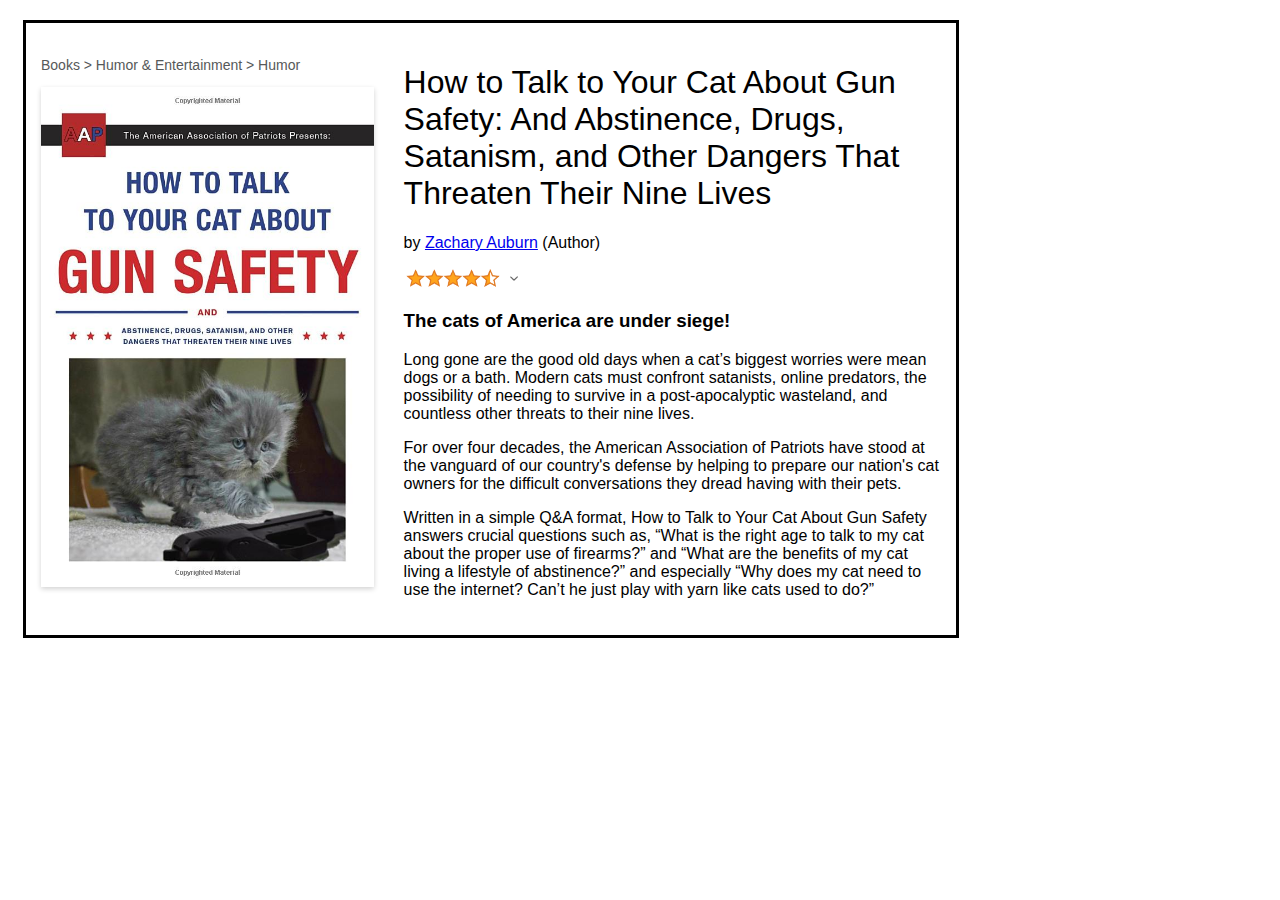
<file: amazon-product-page/index.html>
<!doctype html>
<html>
    <head>
        <title></title>
        <link rel="stylesheet" href="styles.css">
    </head>
    <body>
        <div class="content">

            <div class="book-content">
                <p class="category">Books > Humor & Entertainment > Humor</p>
                <img class="main-img" src="book-cover.jpg">
            </div>

            <div class="review">
                <h1 class="title">How to Talk to Your Cat About Gun Safety: And Abstinence, Drugs, Satanism, and Other Dangers That Threaten Their Nine Lives</h1>
                <p class="author">by <a href="https://www.amazon.com/How-Talk-Your-About-Safety-ebook/dp/B01AERZSNC?ref_=ast_author_dp">Zachary Auburn</a> (Author)</p>
                <img class="stars" src="ratings.png">
                <h3>The cats of America are under siege!</h3>
                <p>Long gone are the good old days when a cat’s biggest worries were mean dogs or a bath. Modern cats must confront satanists, online predators, the possibility of needing to survive in a post-apocalyptic wasteland, and countless other threats to their nine lives.</p>

                <p>For over four decades, the American Association of Patriots have stood at the vanguard of our country's defense by helping to prepare our nation's cat owners for the difficult conversations they dread having with their pets.</p>
                    
                <p>Written in a simple Q&A format, How to Talk to Your Cat About Gun Safety answers crucial questions such as, “What is the right age to talk to my cat about the proper use of firearms?” and “What are the benefits of my cat living a lifestyle of abstinence?” and especially “Why does my cat need to use the internet? Can’t he just play with yarn like cats used to do?”</p>
               
            </div>
        </div>
    </body>
</html>


<!-- 
Books > Humor & Entertainment > Humor

How to Talk to Your Cat About Gun Safety: And Abstinence, Drugs, Satanism, and Other Dangers That Threaten Their Nine Lives

by Zachary Auburn (Author)

Long gone are the good old days when a cat’s biggest worries were mean dogs or a bath. Modern cats must confront satanists, online predators, the possibility of needing to survive in a post-apocalyptic wasteland, and countless other threats to their nine lives.

For over four decades, the American Association of Patriots have stood at the vanguard of our country's defense by helping to prepare our nation's cat owners for the difficult conversations they dread having with their pets.

Written in a simple Q&A format, How to Talk to Your Cat About Gun Safety answers crucial questions such as, “What is the right age to talk to my cat about the proper use of firearms?” and “What are the benefits of my cat living a lifestyle of abstinence?” and especially “Why does my cat need to use the internet? Can’t he just play with yarn like cats used to do?”

Source: https://www.amazon.com/How-Talk-Your-About-Safety-ebook/dp/B01AERZSNC?ref_=ast_author_dp

-->
</file>
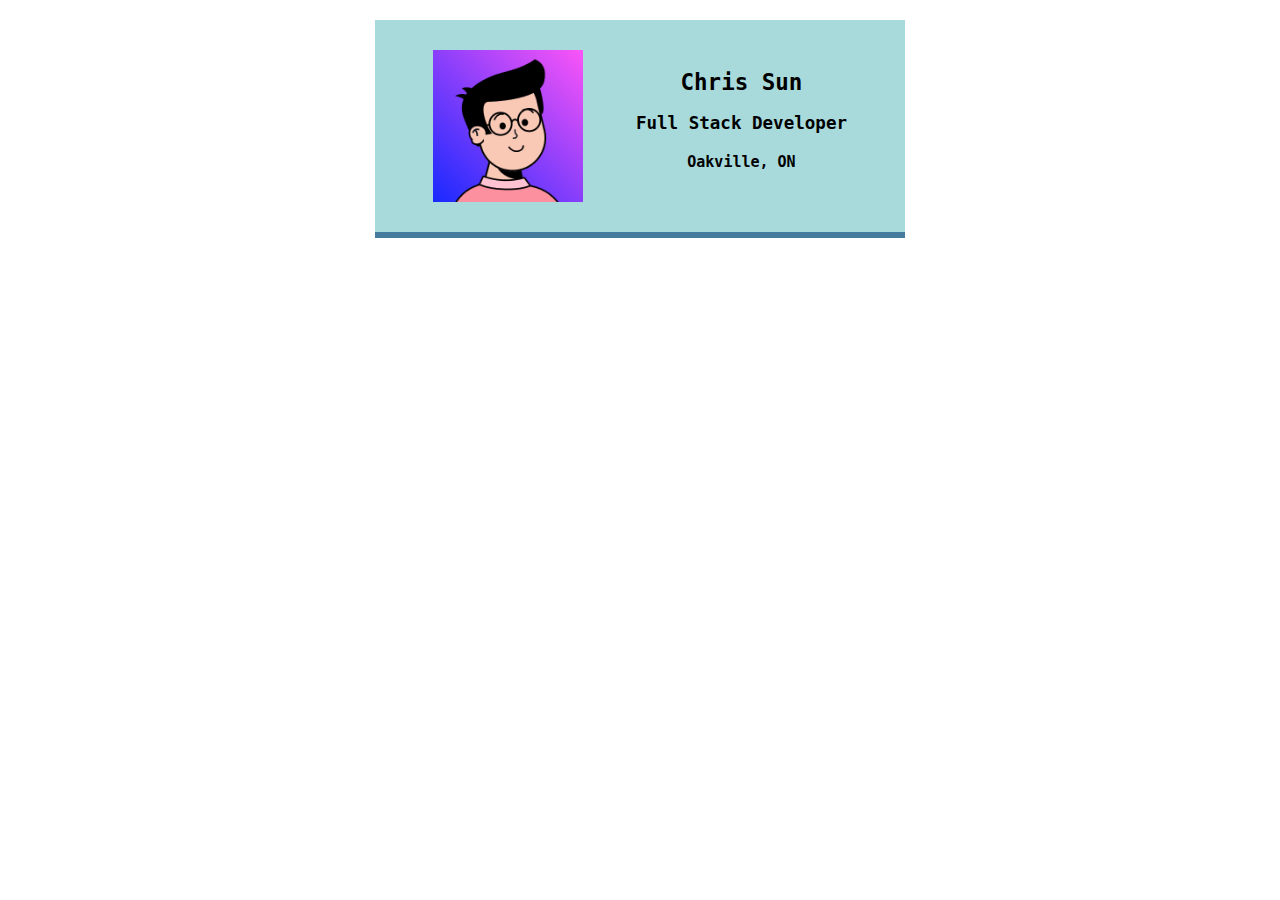
<file: business-card/index.html>
<!DOCTYPE html>
<html lang="en">
    <head>
        <meta charset="UTF-8">
        <title>Business Card</title>
        <link rel="stylesheet" href="styles.css">
    </head>

    <body>
        <div class="card">
            <img class="image" src="card.png" alt="selfie">

            <div class="content">
                <h2>Chris Sun</h2>
                <h3>Full Stack Developer</h3>
                <h4>Oakville, ON</h4>
            </div>
        </div>
    </body>
</html>
</file>
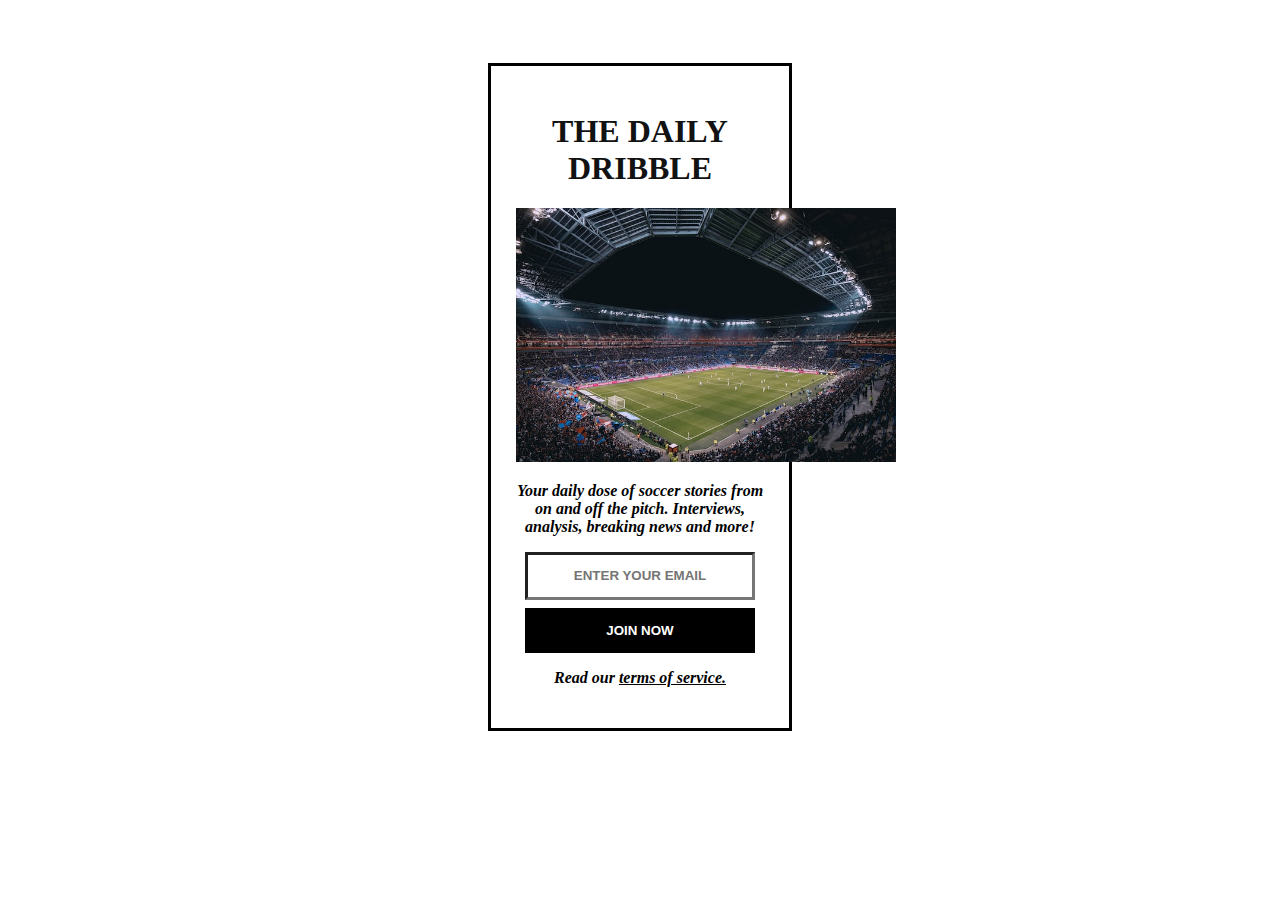
<file: daily-dribble/index.html>
<!DOCTYPE html>
<html lang="en">
    <head>
        <meta charset="UTF-8">
        <title>Daily Dribble</title>
        <link rel="stylesheet" href="styles.css">
    </head>


    <body>

        <div class="main">
            <h1>THE DAILY DRIBBLE</h1>
            <img src="stadium.jpg" alt="stadium">
            <p>Your daily dose of soccer stories from on and off the pitch. Interviews, analysis, breaking news and more!</p>

 
            <input type="text" class="email" placeholder="ENTER YOUR EMAIL"/>
            <button type="submit" class="join">JOIN NOW</button>
            <p>Read our <a href="www.google.com">terms of service.</a></p>
   

        </div>

    </body>
</html>
</file>
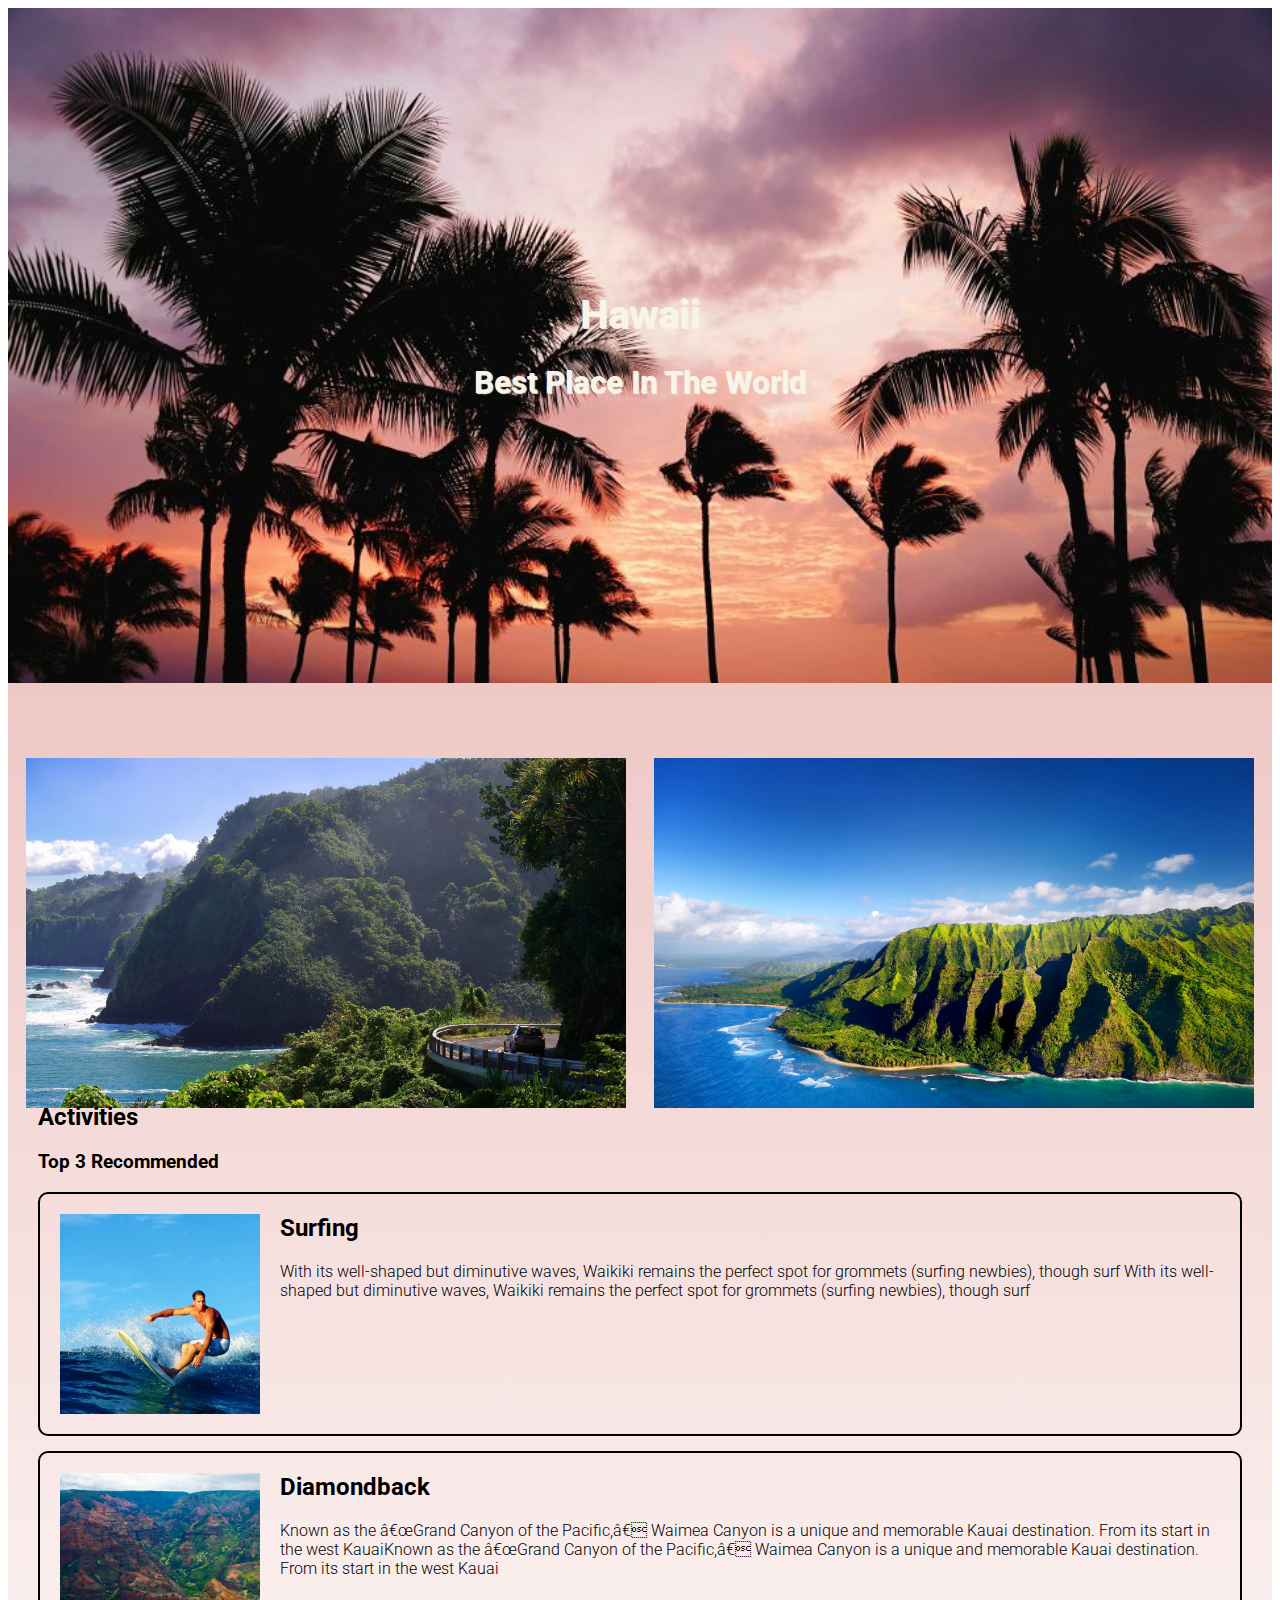
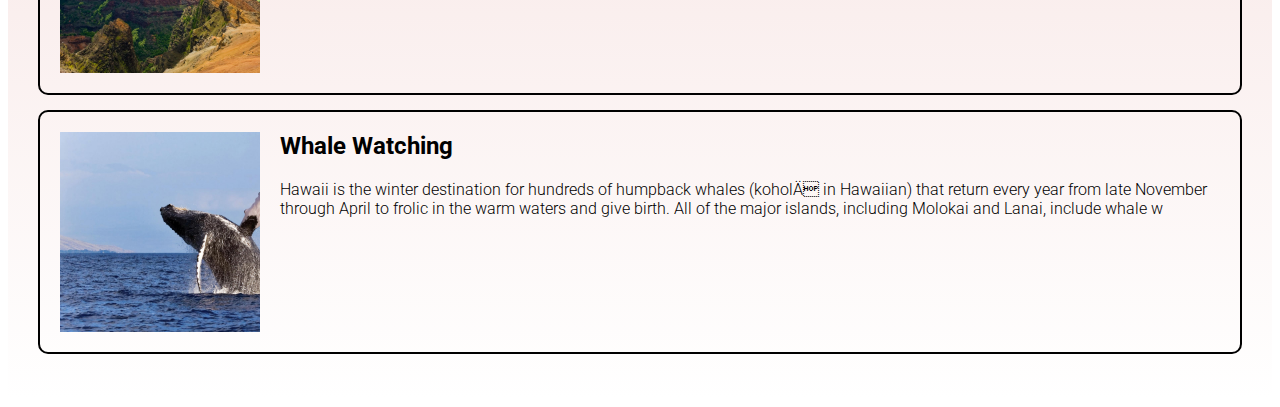
<file: hometown-webpage/index.html>
<!DOCTYPE html>
<html lang="en">
    <head>
        <meta name="charset-UTF8">
        <title>Hometown Page</title>
        <link rel="stylesheet" href="css/styles.css">

        <link rel="preconnect" href="https://fonts.googleapis.com">
        <link rel="preconnect" href="https://fonts.gstatic.com" crossorigin>
        <link href="https://fonts.googleapis.com/css2?family=Roboto:ital,wght@0,100;0,300;0,400;0,500;0,700;0,900;1,100;1,300;1,400;1,500;1,700;1,900&display=swap" rel="stylesheet">
    </head>


    <body>
        <div class="top">
            <div id="title-background"><span>
                <h1 class="title">Hawaii</h1>
                <h2 class="subtitle">Best Place In The World</h2>
            </span></div>
            <!-- <img id="title-background" src="images/title-background.jpg"> -->
             

        </div>

        <div class="backgroundGradient">
        <div class="middle">

            <div id="middle-left"></div>
            <div id="middle-right"></div>
        </div>


        <div class="bottom">
            <div class="heading">
                <h2>Activities</h2>
                <h3>Top 3 Recommended</h3>
            </div>
            <div class="box">
                <div id="img1"></div>
                <div class="boxTitle">
                    <h2>Surfing</h2>
                    <h3 class="story">With its well-shaped but diminutive waves, Waikiki remains the perfect spot for grommets (surfing newbies), though surf With its well-shaped but diminutive waves, Waikiki remains the perfect spot for grommets (surfing newbies), though surf </h3>
                </div>
            </div>

            <div class="box">
                <div id="img2"></div>
                <div class="boxTitle">
                    <h2>Diamondback</h2>
                    <h3 class="story">Known as the “Grand Canyon of the Pacific,” Waimea Canyon is a unique and memorable Kauai destination. From its start in the west KauaiKnown as the “Grand Canyon of the Pacific,” Waimea Canyon is a unique and memorable Kauai destination. From its start in the west Kauai</h3>
                </div>
            </div>

            <div class="box">
                <div id="img3"></div>
                <div class="boxTitle">
                    <h2>Whale Watching</h2>
                    <h3 class="story">Hawaii is the winter destination for hundreds of humpback whales (koholā in Hawaiian) that return every year from late November through April to frolic in the warm waters and give birth. All of the major islands, including Molokai and Lanai, include whale w</h3>
                </div>
            </div>

        </div>
</div>
    </body>
</html>
</file>
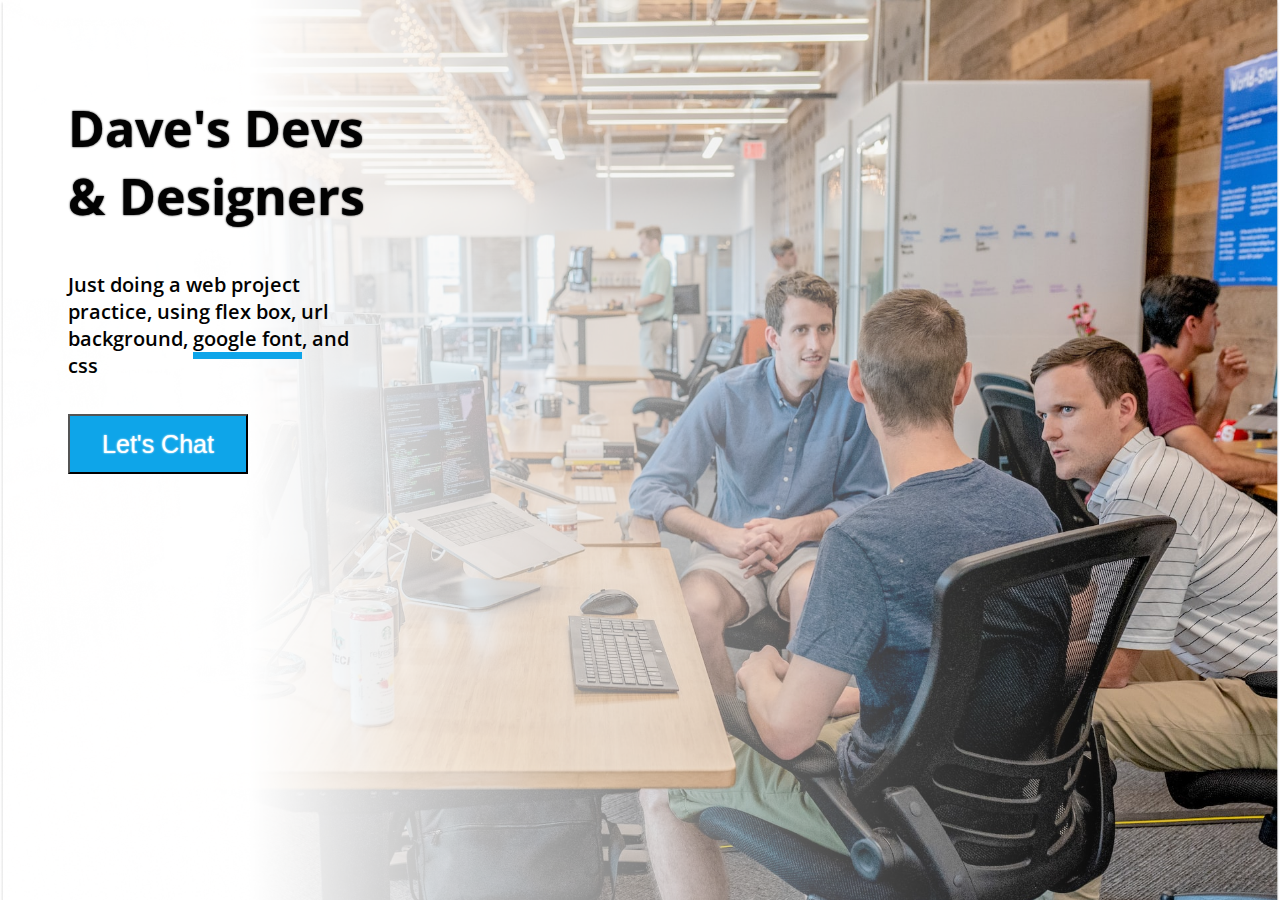
<file: web-agency-hero/index.html>
<!doctype html>
<html>
    <head>
        <link rel="stylesheet" href="styles.css">
        <link rel="preconnect" href="https://fonts.googleapis.com">
<link rel="preconnect" href="https://fonts.gstatic.com" crossorigin>
<link href="https://fonts.googleapis.com/css2?family=Open+Sans:ital,wght@0,300..800;1,300..800&display=swap" rel="stylesheet">
    </head>
    <body>

        <div class="hero">
            <h1>Dave's Devs & Designers</h1>
            <h2>Just doing a web project practice, using flex box, url background, <span class="underline">google font</span>, and css</h2>
            <button>Let's Chat</button>
        </div>
    </body>
</html>
</file>
<file: amazon-product-page/styles.css>
body {
    font-family: Arial, Helvetica, sans-serif
}

.title {
    font-weight: lighter;
}

.main-img {
    box-shadow: 0px 2px 5px lightgray;
    width: auto;
    height: 500px;
}

.content {

    display: flex;
    margin: 20px 15px;
    padding: 20px 15px;
    width: 900px;
    border: 3px solid black;
}
.book-content {
    margin-right: 30px;
}

.category {
    color: #565959;
    font-size: 14px;
}

.href {
    color: #007185;
}

.stars {
    width: 120px;
}
</file>
<file: business-card/styles.css>
body {
    margin: 20px;
    font-family: monospace;
    font-size: 15px;
}
.image {
    width: 150px;
    height: auto;
    margin-right: 10px;

}

.image:hover {
    background-image: url(updated-avatar.png) no-repeat;
    width: 250px;
    height: auto;
    margin-right: 10px;
}

.card {
    width: 500px;
    padding: 15px;
    display: flex;
    justify-content: space-around;
    margin: 0 auto;
    border-bottom: 6px solid #457b9d;
    background-color: #a8dadc;
    
}

div > img, div > div {
    margin: 15px auto;
}

.content {
    text-align: center;
}
</file>
<file: daily-dribble/styles.css>
.main {
    text-align: center;
    margin-left: 38%;
    margin-right: 38%;
    padding: 25px;
    margin-top: 5%;
    margin-bottom: auto;

    border: 3px solid black;
    font-style: italic;
    font-weight: 600;
}

h1 {
    color: #121212;
    font-style: normal;
}

img {
    width: 380px;
    border-width: 3px;
}

a:link {
    color: black;
}

.email, .join {
    display: block;
    margin-left: auto;
    margin-right: auto;
    margin-bottom: 8px;
    border-width: 3px;
    text-align: center;
    height: 40px;
    width: 220px;
    font-weight: bold;

}

.join {
    background-color: black;
    color: white;
    border: 3px solid black;
    width: 230px;
    height: 45px;
}
</file>
<file: hometown-webpage/css/styles.css>
body {
    font-family: "Roboto", sans-serif;
    font-weight: 700;
    font-style: normal;

    display: flex;
    flex-direction: column;
    
}

#title-background {

    background-image: url("../images/title-background-resized.jpg");
    background-size: cover;
    height: 75vh;
    width: 100%;
    text-align: center;

    display: flex;
    justify-content: center;
    align-items: center;
}

.title {

    color: #F8F4E6;
    font-size: 40px;
    text-shadow: 1px 1px 1px #F8F4E6;
}

.subtitle {
    color: #F8F4E6;
    font-size: 31px;
    text-shadow: 1px 1px 1px #F8F4E6;

}

.middle {
    margin-top: 75px;
    height: 35vh;
    width: 100%;
    display:flex;
    justify-content: space-evenly;
    gap: 10px;
}

#middle-left, #middle-right {
    box-sizing: border-box;
    padding: 50px;
    width: 600px;
    height: 350px;
    background-size: cover;
}

#middle-left {
    background-image: url("../images/middle-left.jpg");

}

#middle-right {
    background-image: url("../images/middle-right.jpg");


}

.backgroundGradient {
    background: linear-gradient(#EEC8C5, #ffffff)
}



.bottom {
    padding: 30px;
}

.box {
    border: 2px solid black;
    border-radius: 10px;
    margin: 0 0 15px 0;
    padding: 20px;
    display: flex;
    gap: 10px;
}

h2, h3 {
    margin-top: 0;
}

.story {
    font-weight: 300;
    font-size: 16px;

}
.boxTitle {
    margin-left: 10px;
    display: flex;
    flex-direction: column;
    flex-wrap: wrap;
}

#img1, #img2, #img3 {
    box-sizing: border-box;
    min-width: 200px;
    min-height: 200px;
    padding: 20px;
}

#img1 {
    background-image: url("../images/img1.jpg");
    background-size: cover;
}

#img2 {
    background-image: url("../images/img2.jpg");
    background-size: cover;
}

#img3 {
    background-image: url("../images/img3.jpg");
    background-size: cover;
}

.boxTitle {
    flex-grow: 3;
}
</file>
<file: web-agency-hero/styles.css>
body {
    background-image: url(img/faded-office.png);
    background-size: cover;

}

.hero {
    width: 300px;
    display: flex;
    flex-direction: column;
    margin: 60px;

    font-family: "Open Sans", sans-serif;
    font-weight: 800;
  
    font-optical-sizing: auto;
    font-variation-settings:"wdth" 100;
    color: #020202
    
}

h1 {
    font-size: 50px;
    text-shadow: 0 0 2px black;
    margin-bottom: 25px;
}

h2 {
    font-size: 20px;
    font-weight: 600;
    margin-bottom: 35px;

}
button {
    width: 180px;
    height: 60px;
    background-color: #0ea5e9;
    color: white;
    font-style: bold;
    font-size: 25px;
    text-shadow: 0 0 2px white;

}

.underline {
    border-bottom-style: solid;
    border-bottom-color: #0ea5e9;
    border-bottom-width: 7px;
}
</file>
